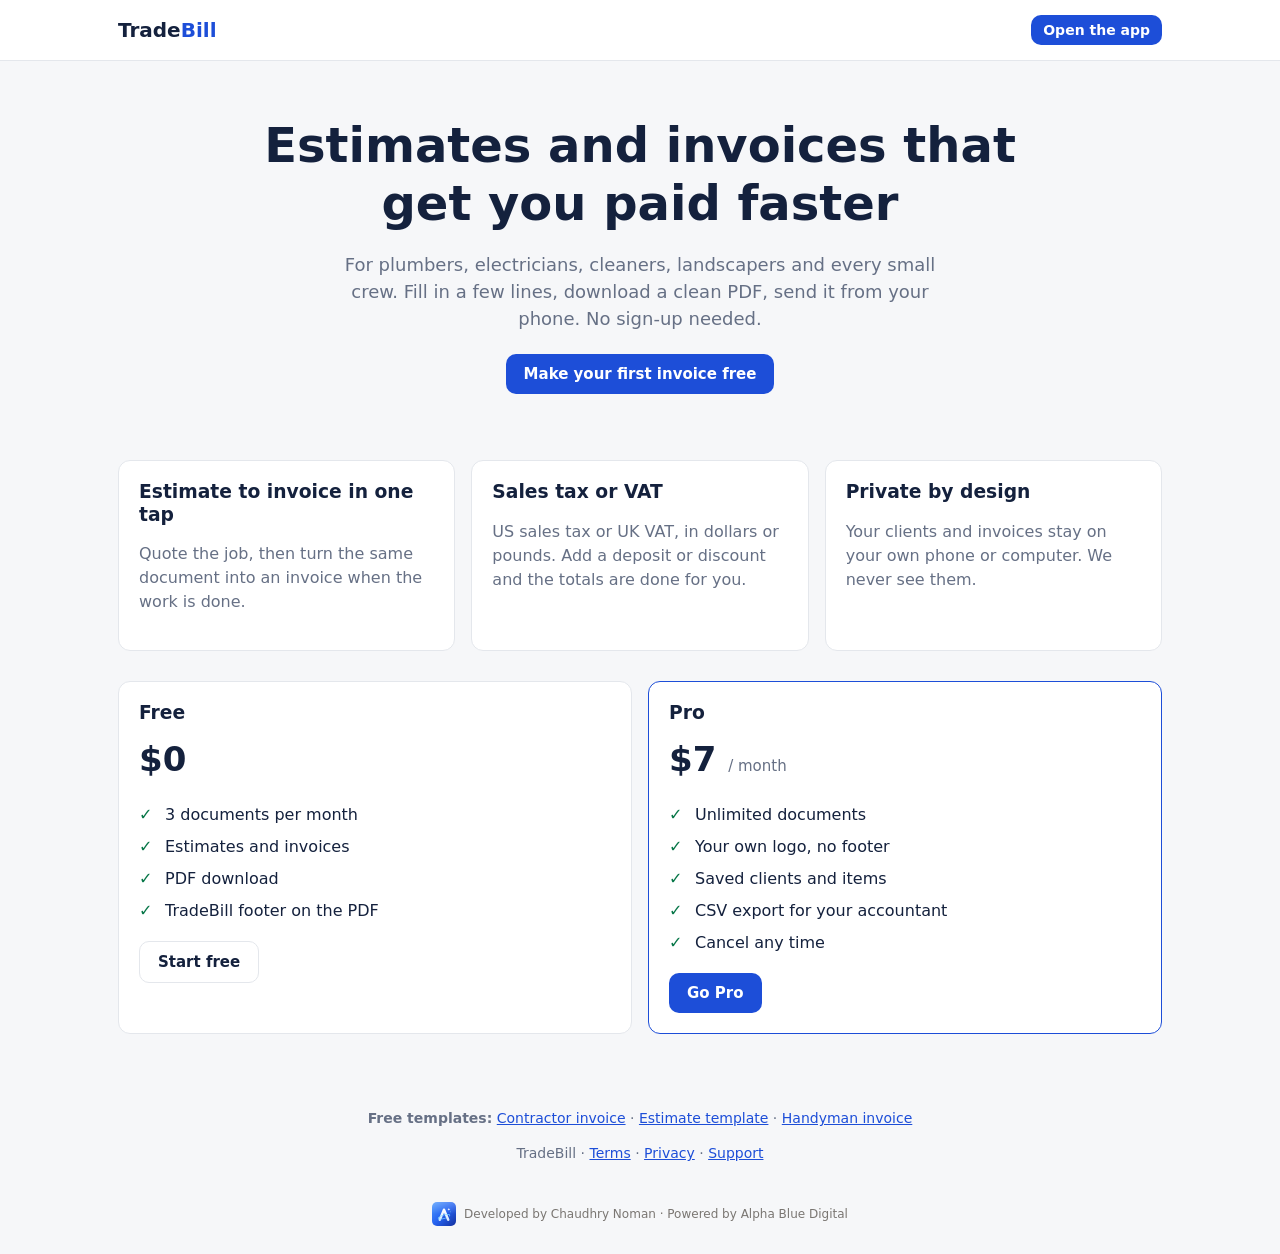
<file: index.html>
<!doctype html><html lang="en"><head><meta charset="utf-8"><meta name="viewport" content="width=device-width,initial-scale=1">
<title>TradeBill - Estimates and invoices for contractors, cleaners and tradespeople</title>
<meta name="description" content="Make a professional estimate or invoice in 60 seconds, turn it into a PDF, and get paid. Built for US and UK tradespeople, cleaners and small crews. Free to start.">
<link rel="stylesheet" href="style.css"></head><body>
<header class="top"><div class="wrap"><a class="logo" href="./">Trade<b>Bill</b></a><a class="btn sm" href="app.html">Open the app</a></div></header>
<main class="wrap">
<section class="hero"><h1>Estimates and invoices that get you paid faster</h1>
<p>For plumbers, electricians, cleaners, landscapers and every small crew. Fill in a few lines, download a clean PDF, send it from your phone. No sign-up needed.</p>
<a class="btn" href="app.html">Make your first invoice free</a></section>
<section class="grid3">
<div class="card"><h3>Estimate to invoice in one tap</h3><p class="muted">Quote the job, then turn the same document into an invoice when the work is done.</p></div>
<div class="card"><h3>Sales tax or VAT</h3><p class="muted">US sales tax or UK VAT, in dollars or pounds. Add a deposit or discount and the totals are done for you.</p></div>
<div class="card"><h3>Private by design</h3><p class="muted">Your clients and invoices stay on your own phone or computer. We never see them.</p></div>
</section>
<section class="grid3" id="pricing">
<div class="card"><h3>Free</h3><div class="price">$0</div><ul class="tick"><li>3 documents per month</li><li>Estimates and invoices</li><li>PDF download</li><li>TradeBill footer on the PDF</li></ul><a class="btn alt" href="app.html">Start free</a></div>
<div class="card" style="border-color:#1d4ed8"><h3>Pro</h3><div class="price">$7 <small>/ month</small></div><ul class="tick"><li>Unlimited documents</li><li>Your own logo, no footer</li><li>Saved clients and items</li><li>CSV export for your accountant</li><li>Cancel any time</li></ul><a class="btn" href="app.html?upgrade=1">Go Pro</a></div>
</section>
</main>
<footer><div class="wrap"><p><b>Free templates:</b> <a href="free-invoice-template-for-contractors.html">Contractor invoice</a> &middot; <a href="estimate-template-for-small-business.html">Estimate template</a> &middot; <a href="handyman-invoice-generator.html">Handyman invoice</a></p>TradeBill &middot; <a href="terms.html">Terms</a> &middot; <a href="privacy.html">Privacy</a> &middot; <a id="sup" href="#">Support</a></div></footer>
<script src="config.js"></script><script>document.getElementById('sup').href='mailto:'+TB.SUPPORT_EMAIL</script>
<div class="ab-brand noprint"><a href="https://alphablue.digital" target="_blank" rel="noopener"><img src="[data-uri]" alt="Alpha Blue Digital" width="24" height="24"></a><span>Developed by Chaudhry Noman &middot; Powered by <a href="https://alphablue.digital" target="_blank" rel="noopener">Alpha Blue Digital</a></span></div></body></html>
</file>
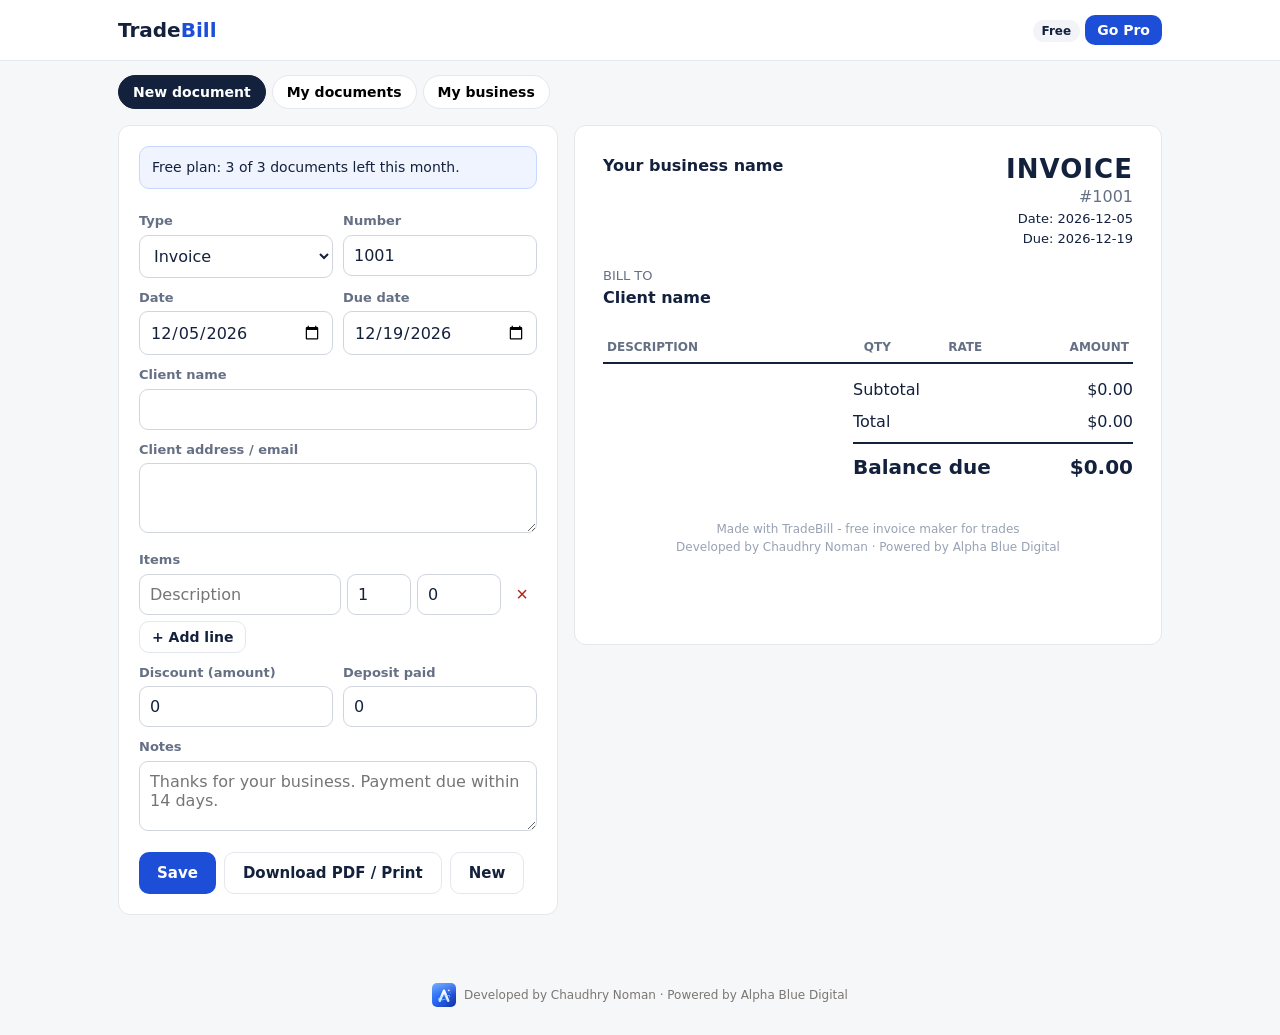
<file: app.html>
<!doctype html><html lang="en"><head><meta charset="utf-8"><meta name="viewport" content="width=device-width,initial-scale=1">
<title>TradeBill - Make an estimate or invoice</title><link rel="stylesheet" href="style.css"></head><body>
<header class="top noprint"><div class="wrap"><a class="logo" href="./">Trade<b>Bill</b></a><div><span id="plan" class="tag">Free</span> <button class="btn sm" id="upg">Go Pro</button></div></div></header>
<main class="wrap">
<div class="tabs noprint"><button data-t="edit" class="on">New document</button><button data-t="hist">My documents</button><button data-t="biz">My business</button></div>
<div id="v-edit" class="app">
 <div class="form card noprint">
  <div id="quota" class="banner"></div>
  <div class="row2"><div><label>Type</label><select id="type"><option value="Invoice">Invoice</option><option value="Estimate">Estimate</option></select></div><div><label>Number</label><input id="num"></div></div>
  <div class="row2"><div><label>Date</label><input id="date" type="date"></div><div><label>Due date</label><input id="due" type="date"></div></div>
  <label>Client name</label><input id="cname" list="clients" autocomplete="off"><datalist id="clients"></datalist>
  <label>Client address / email</label><textarea id="caddr"></textarea>
  <label>Items</label><div id="items"></div><button class="btn alt sm" id="addi">+ Add line</button>
  <div class="row2"><div><label>Discount (amount)</label><input id="disc" type="number" min="0" step="0.01" value="0"></div><div><label>Deposit paid</label><input id="dep" type="number" min="0" step="0.01" value="0"></div></div>
  <label>Notes</label><textarea id="notes" placeholder="Thanks for your business. Payment due within 14 days."></textarea>
  <div class="bar"><button class="btn" id="save">Save</button><button class="btn alt" id="pdf">Download PDF / Print</button><button class="btn alt" id="new">New</button></div>
 </div>
 <div><div id="doc"></div></div>
</div>
<div id="v-hist" style="display:none" class="card"><div class="bar" style="margin:0 0 10px"><button class="btn alt sm" id="csv">Export CSV (Pro)</button></div><table class="list" id="hist"></table></div>
<div id="v-biz" style="display:none" class="card"><div class="row2"><div><label>Business name</label><input id="bname"></div><div><label>Phone</label><input id="bphone"></div></div>
<label>Address and email</label><textarea id="baddr"></textarea>
<div class="row2"><div><label>Currency</label><select id="cur"><option value="USD">US dollar ($)</option><option value="GBP">British pound (£)</option></select></div><div><label>Tax name</label><select id="taxn"><option>Sales tax</option><option>VAT</option><option>Tax</option></select></div></div>
<div class="row2"><div><label>Tax rate %</label><input id="taxr" type="number" min="0" step="0.01" value="0"></div><div><label>Starting number</label><input id="start" type="number" min="1" value="1001"></div></div>
<label>How to pay you (bank details, Zelle, PayPal, etc.)</label><textarea id="pay"></textarea>
<label>Logo (Pro)</label><input type="file" id="logo" accept="image/*"><div class="bar"><button class="btn" id="bsave">Save business details</button></div></div>
</main>
<div class="modal" id="m"><div class="card"><h3>Go Pro - <span id="mp"></span></h3><ul class="tick"><li>Unlimited documents</li><li>Your logo, no footer</li><li>Saved clients, CSV export</li></ul>
<a class="btn" id="buy" target="_blank" rel="noopener">Subscribe</a><p class="small muted" id="soon" style="display:none">Checkout is not open yet. Check back soon.</p>
<label>Already have a license key?</label><input id="key" placeholder="XXXXXXXX-XXXX-XXXX-XXXX-XXXXXXXXXXXX"><div class="bar"><button class="btn" id="act">Activate</button><button class="btn alt" id="mc">Close</button></div><p id="kmsg" class="small"></p></div></div>
<div class="ab-brand noprint"><a href="https://alphablue.digital" target="_blank" rel="noopener"><img src="[data-uri]" alt="Alpha Blue Digital" width="24" height="24"></a><span>Developed by Chaudhry Noman &middot; Powered by <a href="https://alphablue.digital" target="_blank" rel="noopener">Alpha Blue Digital</a></span></div><script src="config.js"></script><script src="app.js"></script></body></html>
</file>
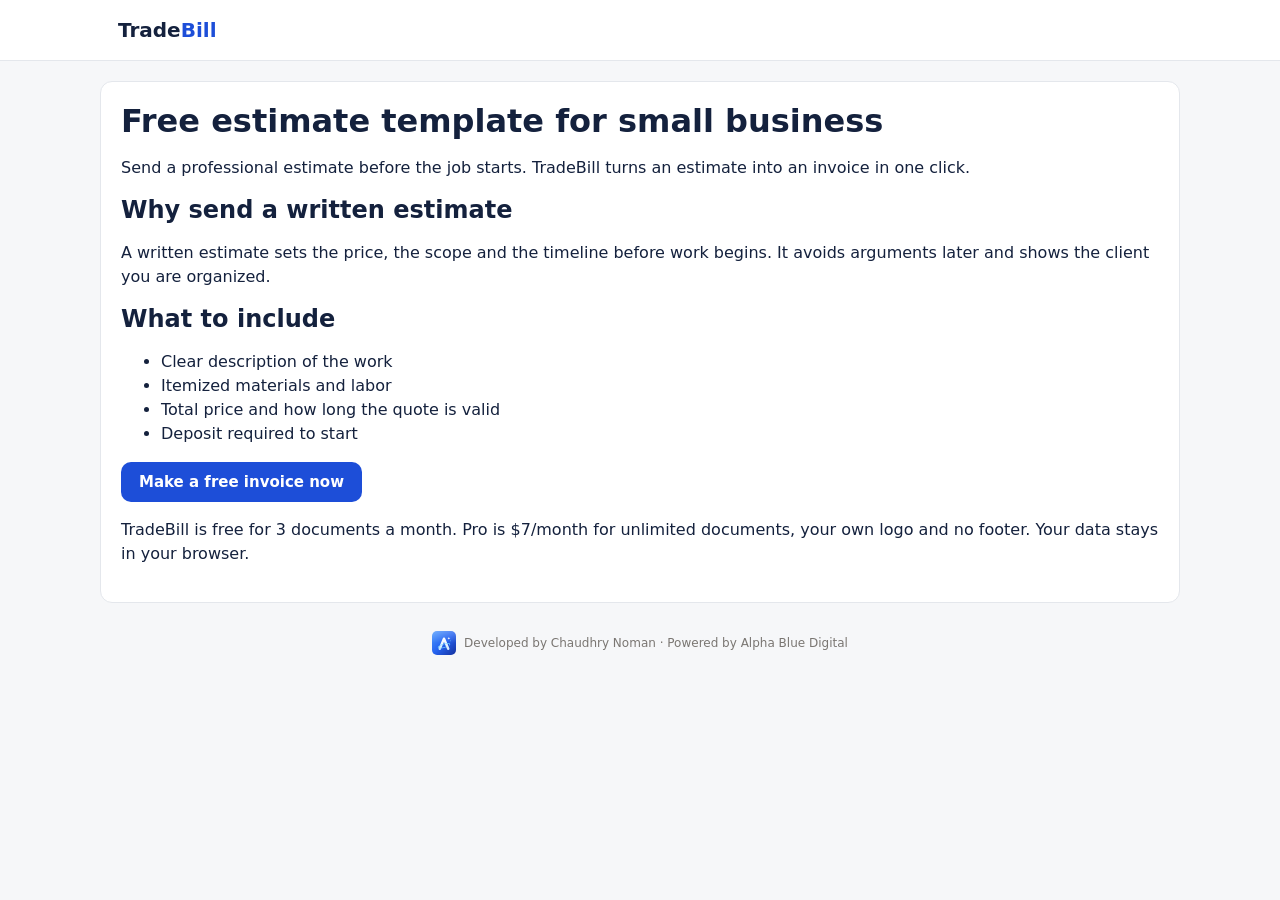
<file: estimate-template-for-small-business.html>
<!doctype html><html lang="en"><head><meta charset="utf-8"><meta name="viewport" content="width=device-width,initial-scale=1"><title>Free estimate template for small business - TradeBill</title><meta name="description" content="Send a professional estimate before the job starts. TradeBill turns an estimate into an invoice in one click."><link rel="canonical" href="https://choudharynoman00001.github.io/tradebill/estimate-template-for-small-business.html"><link rel="stylesheet" href="style.css"></head><body>
<header class="top"><div class="wrap"><a class="logo" href="./">Trade<b>Bill</b></a></div></header>
<main class="wrap card" style="margin:20px auto"><h1>Free estimate template for small business</h1>
<p>Send a professional estimate before the job starts. TradeBill turns an estimate into an invoice in one click.</p>
<h2>Why send a written estimate</h2><p>A written estimate sets the price, the scope and the timeline before work begins. It avoids arguments later and shows the client you are organized.</p><h2>What to include</h2><ul><li>Clear description of the work</li><li>Itemized materials and labor</li><li>Total price and how long the quote is valid</li><li>Deposit required to start</li></ul>
<p><a class="btn" href="app.html">Make a free invoice now</a></p>
<p>TradeBill is free for 3 documents a month. Pro is $7/month for unlimited documents, your own logo and no footer. Your data stays in your browser.</p>
</main><div class="ab-brand noprint"><a href="https://alphablue.digital" target="_blank" rel="noopener"><img src="[data-uri]" alt="Alpha Blue Digital" width="24" height="24"></a><span>Developed by Chaudhry Noman &middot; Powered by <a href="https://alphablue.digital" target="_blank" rel="noopener">Alpha Blue Digital</a></span></div></body></html>
</file>
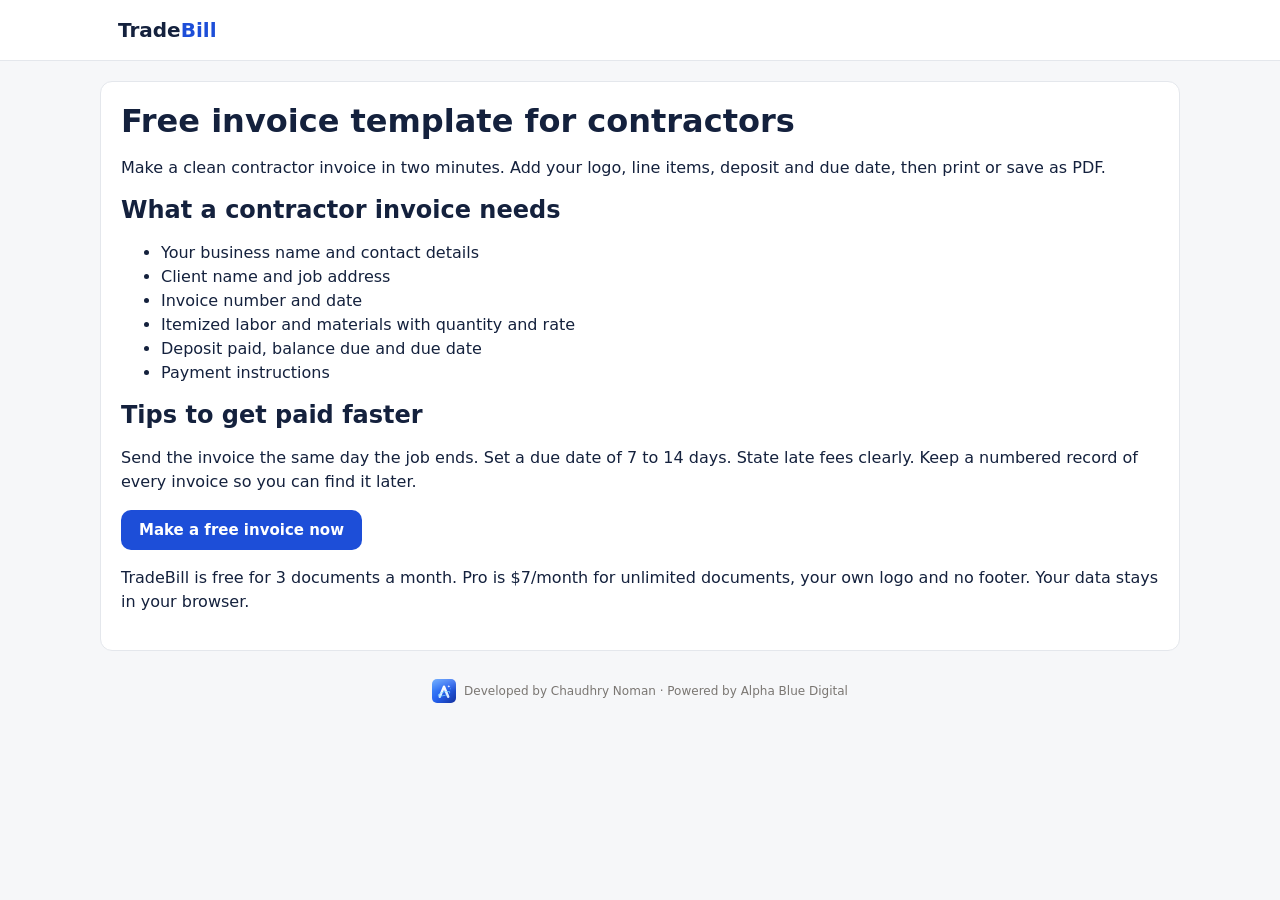
<file: free-invoice-template-for-contractors.html>
<!doctype html><html lang="en"><head><meta charset="utf-8"><meta name="viewport" content="width=device-width,initial-scale=1"><title>Free invoice template for contractors - TradeBill</title><meta name="description" content="Make a clean contractor invoice in two minutes. Add your logo, line items, deposit and due date, then print or save as PDF."><link rel="canonical" href="https://choudharynoman00001.github.io/tradebill/free-invoice-template-for-contractors.html"><link rel="stylesheet" href="style.css"></head><body>
<header class="top"><div class="wrap"><a class="logo" href="./">Trade<b>Bill</b></a></div></header>
<main class="wrap card" style="margin:20px auto"><h1>Free invoice template for contractors</h1>
<p>Make a clean contractor invoice in two minutes. Add your logo, line items, deposit and due date, then print or save as PDF.</p>
<h2>What a contractor invoice needs</h2><ul><li>Your business name and contact details</li><li>Client name and job address</li><li>Invoice number and date</li><li>Itemized labor and materials with quantity and rate</li><li>Deposit paid, balance due and due date</li><li>Payment instructions</li></ul><h2>Tips to get paid faster</h2><p>Send the invoice the same day the job ends. Set a due date of 7 to 14 days. State late fees clearly. Keep a numbered record of every invoice so you can find it later.</p>
<p><a class="btn" href="app.html">Make a free invoice now</a></p>
<p>TradeBill is free for 3 documents a month. Pro is $7/month for unlimited documents, your own logo and no footer. Your data stays in your browser.</p>
</main><div class="ab-brand noprint"><a href="https://alphablue.digital" target="_blank" rel="noopener"><img src="[data-uri]" alt="Alpha Blue Digital" width="24" height="24"></a><span>Developed by Chaudhry Noman &middot; Powered by <a href="https://alphablue.digital" target="_blank" rel="noopener">Alpha Blue Digital</a></span></div></body></html>
</file>
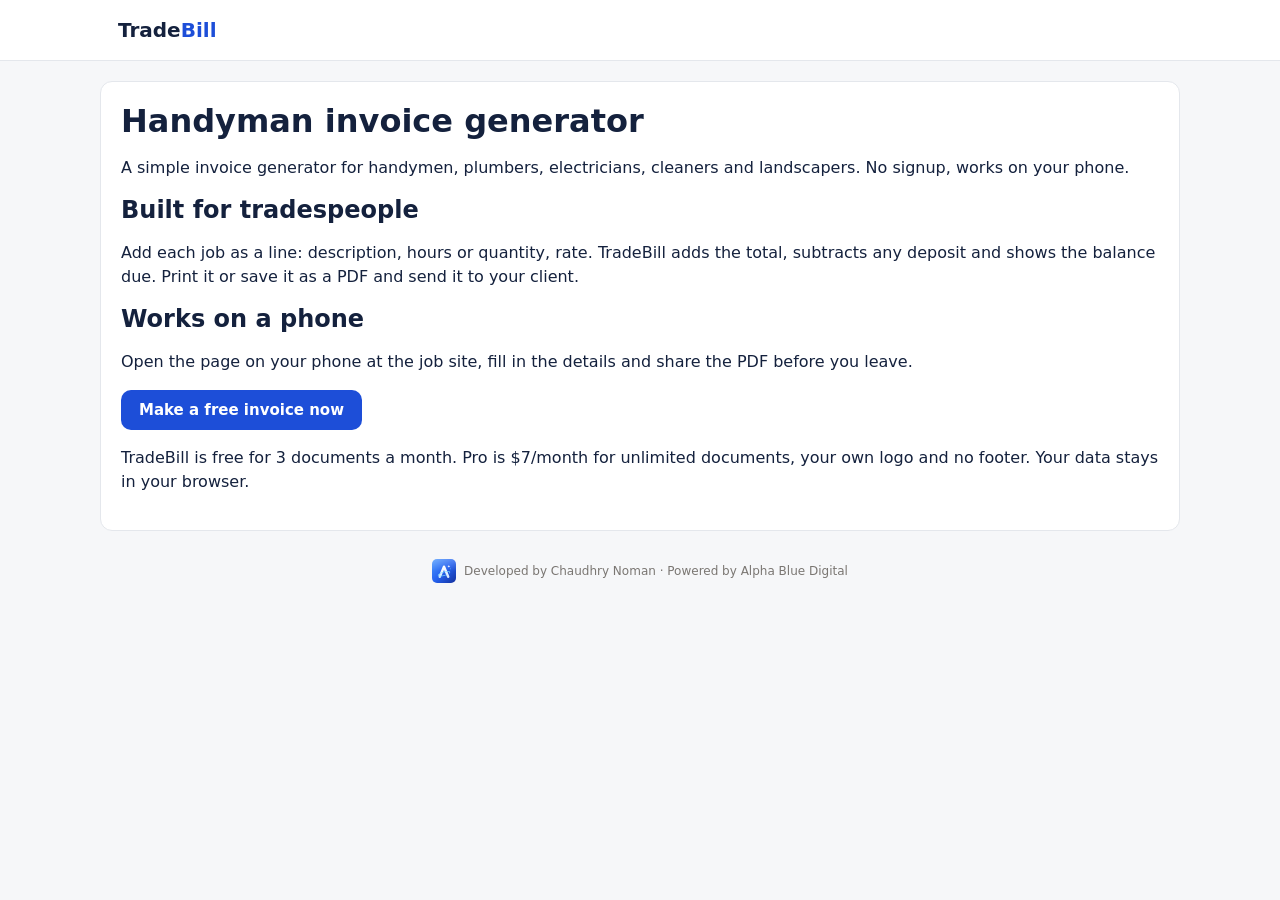
<file: handyman-invoice-generator.html>
<!doctype html><html lang="en"><head><meta charset="utf-8"><meta name="viewport" content="width=device-width,initial-scale=1"><title>Handyman invoice generator - TradeBill</title><meta name="description" content="A simple invoice generator for handymen, plumbers, electricians, cleaners and landscapers. No signup, works on your phone."><link rel="canonical" href="https://choudharynoman00001.github.io/tradebill/handyman-invoice-generator.html"><link rel="stylesheet" href="style.css"></head><body>
<header class="top"><div class="wrap"><a class="logo" href="./">Trade<b>Bill</b></a></div></header>
<main class="wrap card" style="margin:20px auto"><h1>Handyman invoice generator</h1>
<p>A simple invoice generator for handymen, plumbers, electricians, cleaners and landscapers. No signup, works on your phone.</p>
<h2>Built for tradespeople</h2><p>Add each job as a line: description, hours or quantity, rate. TradeBill adds the total, subtracts any deposit and shows the balance due. Print it or save it as a PDF and send it to your client.</p><h2>Works on a phone</h2><p>Open the page on your phone at the job site, fill in the details and share the PDF before you leave.</p>
<p><a class="btn" href="app.html">Make a free invoice now</a></p>
<p>TradeBill is free for 3 documents a month. Pro is $7/month for unlimited documents, your own logo and no footer. Your data stays in your browser.</p>
</main><div class="ab-brand noprint"><a href="https://alphablue.digital" target="_blank" rel="noopener"><img src="[data-uri]" alt="Alpha Blue Digital" width="24" height="24"></a><span>Developed by Chaudhry Noman &middot; Powered by <a href="https://alphablue.digital" target="_blank" rel="noopener">Alpha Blue Digital</a></span></div></body></html>
</file>
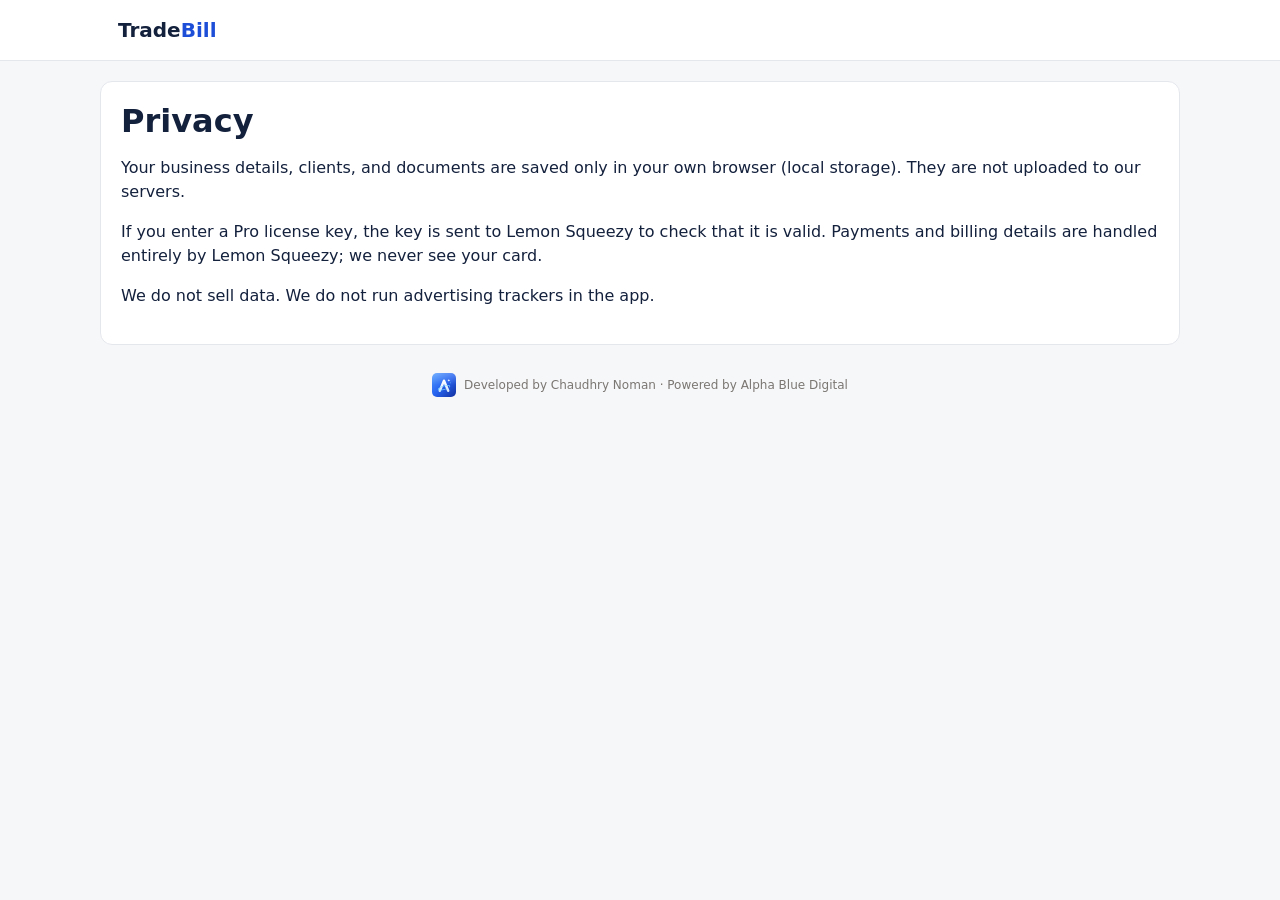
<file: privacy.html>
<!doctype html><html lang="en"><head><meta charset="utf-8"><meta name="viewport" content="width=device-width,initial-scale=1"><title>Privacy - TradeBill</title><link rel="stylesheet" href="style.css"></head><body>
<header class="top"><div class="wrap"><a class="logo" href="./">Trade<b>Bill</b></a></div></header>
<main class="wrap card" style="margin:20px auto"><h1>Privacy</h1>
<p>Your business details, clients, and documents are saved only in your own browser (local storage). They are not uploaded to our servers.</p>
<p>If you enter a Pro license key, the key is sent to Lemon Squeezy to check that it is valid. Payments and billing details are handled entirely by Lemon Squeezy; we never see your card.</p>
<p>We do not sell data. We do not run advertising trackers in the app.</p></main><div class="ab-brand noprint"><a href="https://alphablue.digital" target="_blank" rel="noopener"><img src="[data-uri]" alt="Alpha Blue Digital" width="24" height="24"></a><span>Developed by Chaudhry Noman &middot; Powered by <a href="https://alphablue.digital" target="_blank" rel="noopener">Alpha Blue Digital</a></span></div></body></html>
</file>
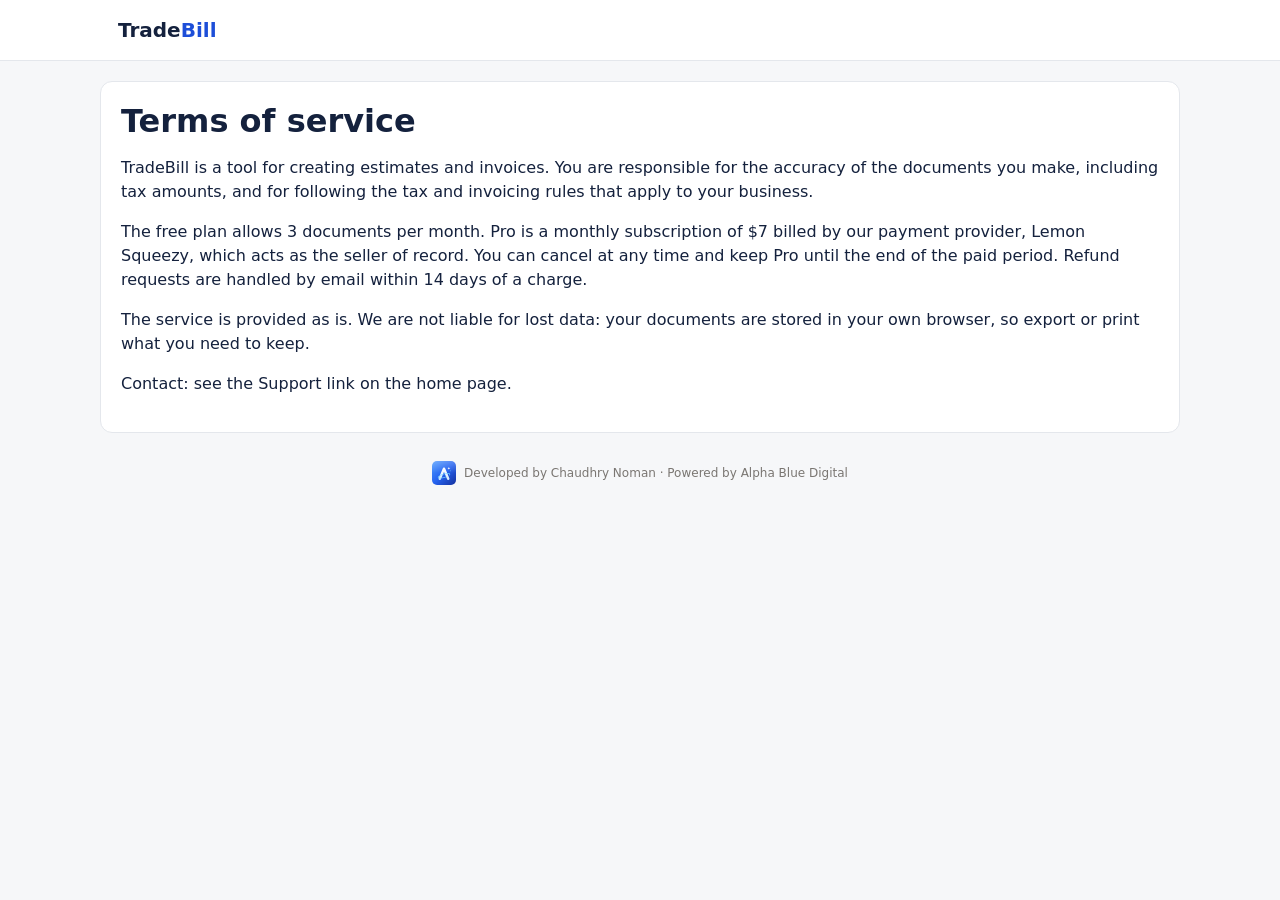
<file: terms.html>
<!doctype html><html lang="en"><head><meta charset="utf-8"><meta name="viewport" content="width=device-width,initial-scale=1"><title>Terms - TradeBill</title><link rel="stylesheet" href="style.css"></head><body>
<header class="top"><div class="wrap"><a class="logo" href="./">Trade<b>Bill</b></a></div></header>
<main class="wrap card" style="margin:20px auto"><h1>Terms of service</h1>
<p>TradeBill is a tool for creating estimates and invoices. You are responsible for the accuracy of the documents you make, including tax amounts, and for following the tax and invoicing rules that apply to your business.</p>
<p>The free plan allows 3 documents per month. Pro is a monthly subscription of $7 billed by our payment provider, Lemon Squeezy, which acts as the seller of record. You can cancel at any time and keep Pro until the end of the paid period. Refund requests are handled by email within 14 days of a charge.</p>
<p>The service is provided as is. We are not liable for lost data: your documents are stored in your own browser, so export or print what you need to keep.</p>
<p>Contact: see the Support link on the home page.</p></main><div class="ab-brand noprint"><a href="https://alphablue.digital" target="_blank" rel="noopener"><img src="[data-uri]" alt="Alpha Blue Digital" width="24" height="24"></a><span>Developed by Chaudhry Noman &middot; Powered by <a href="https://alphablue.digital" target="_blank" rel="noopener">Alpha Blue Digital</a></span></div></body></html>
</file>
<file: style.css>
:root{--bg:#f6f7f9;--card:#fff;--ink:#14213d;--mut:#667085;--line:#e4e7ec;--pri:#1d4ed8;--pri2:#1e40af;--ok:#067647;--warn:#b54708;--r:12px}
*{box-sizing:border-box}html{-webkit-text-size-adjust:100%}
body{margin:0;font:16px/1.5 system-ui,-apple-system,Segoe UI,Roboto,sans-serif;color:var(--ink);background:var(--bg)}
a{color:var(--pri)}h1,h2,h3{line-height:1.2;margin:0 0 .5em}
.wrap{max-width:1080px;margin:0 auto;padding:0 18px}
header.top{background:#fff;border-bottom:1px solid var(--line)}
header.top .wrap{display:flex;align-items:center;justify-content:space-between;height:60px}
.logo{font-weight:800;font-size:20px;color:var(--ink);text-decoration:none}.logo b{color:var(--pri)}
.btn{display:inline-block;border:0;border-radius:10px;padding:11px 18px;font:600 15px system-ui;cursor:pointer;background:var(--pri);color:#fff;text-decoration:none}
.btn:hover{background:var(--pri2)}.btn.alt{background:#fff;color:var(--ink);border:1px solid var(--line)}.btn.sm{padding:7px 12px;font-size:14px}.btn.danger{background:#fff;color:#b42318;border:1px solid #fecdca}
.hero{padding:56px 0 36px;text-align:center}.hero h1{font-size:clamp(30px,6vw,48px);max-width:760px;margin:0 auto .4em}
.hero p{color:var(--mut);font-size:18px;max-width:620px;margin:0 auto 22px}
.grid3{display:grid;grid-template-columns:repeat(auto-fit,minmax(240px,1fr));gap:16px;margin:30px 0}
.card{background:var(--card);border:1px solid var(--line);border-radius:var(--r);padding:20px}
.price{font-size:34px;font-weight:800}.price small{font-size:15px;color:var(--mut);font-weight:500}
ul.tick{list-style:none;padding:0;margin:14px 0}ul.tick li{padding:4px 0 4px 26px;position:relative}ul.tick li:before{content:"✓";position:absolute;left:0;color:var(--ok);font-weight:700}
footer{padding:30px 0;color:var(--mut);font-size:14px;text-align:center}
/* app */
.app{display:grid;grid-template-columns:minmax(0,1fr);gap:16px;padding:16px 0 60px}
@media(min-width:960px){.app{grid-template-columns:minmax(0,440px) minmax(0,1fr)}}
.tabs{display:flex;gap:6px;flex-wrap:wrap;margin:14px 0 0}.tabs button{border:1px solid var(--line);background:#fff;border-radius:999px;padding:8px 14px;font:600 14px system-ui;cursor:pointer}.tabs button.on{background:var(--ink);color:#fff;border-color:var(--ink)}
label{display:block;font-size:13px;color:var(--mut);margin:10px 0 4px;font-weight:600}
input,select,textarea{width:100%;border:1px solid #d0d5dd;border-radius:9px;padding:10px;font:16px system-ui;background:#fff;color:var(--ink)}
textarea{min-height:70px;resize:vertical}
.row2{display:grid;grid-template-columns:1fr 1fr;gap:10px}
.item{display:grid;grid-template-columns:1fr 64px 84px 30px;gap:6px;align-items:center;margin-bottom:6px}
.item .x{border:0;background:none;font-size:20px;color:#b42318;cursor:pointer}
.bar{display:flex;gap:8px;flex-wrap:wrap;margin-top:14px}
.banner{background:#eff4ff;border:1px solid #c7d7fe;border-radius:10px;padding:10px 12px;font-size:14px;margin-bottom:12px}
.banner.warn{background:#fffaeb;border-color:#fedf89}
table.list{width:100%;border-collapse:collapse;font-size:14px}table.list td,table.list th{padding:9px 6px;border-bottom:1px solid var(--line);text-align:left}
.tag{display:inline-block;border-radius:999px;padding:2px 9px;font-size:12px;font-weight:700;background:#f2f4f7}.tag.paid{background:#dcfae6;color:var(--ok)}.tag.due{background:#fef0c7;color:var(--warn)}
/* document preview */
#doc{background:#fff;border:1px solid var(--line);border-radius:var(--r);padding:28px;position:relative;min-height:520px}
#doc h2{font-size:26px;letter-spacing:.04em;text-transform:uppercase;margin:0}
.dhead{display:flex;justify-content:space-between;gap:16px;flex-wrap:wrap}
.dhead img{max-height:56px;max-width:160px;display:block;margin-bottom:6px}
.muted{color:var(--mut)}.small{font-size:13px}.right{text-align:right}
#doc table{width:100%;border-collapse:collapse;margin:22px 0 10px}#doc th{font-size:12px;text-transform:uppercase;color:var(--mut);text-align:left;border-bottom:2px solid var(--ink);padding:6px 4px}#doc td{padding:8px 4px;border-bottom:1px solid var(--line);vertical-align:top}
#doc td.n,#doc th.n{text-align:right;white-space:nowrap}
.tot{margin-left:auto;width:min(280px,100%)}.tot div{display:flex;justify-content:space-between;padding:4px 0}.tot .g{font-size:20px;font-weight:800;border-top:2px solid var(--ink);margin-top:4px;padding-top:8px}
.wm{margin-top:34px;text-align:center;font-size:12px;color:#98a2b3}
.modal{position:fixed;inset:0;background:rgba(16,24,40,.55);display:none;align-items:center;justify-content:center;padding:16px;z-index:9}.modal.on{display:flex}.modal .card{max-width:440px;width:100%}
@media print{body{background:#fff}header.top,.noprint,.app>.form{display:none!important}.app{display:block;padding:0}#doc{border:0;padding:0}}
.row2>div{min-width:0}input[type=date]{min-width:0;-webkit-appearance:none;appearance:none;height:44px}

.ab-brand{display:flex;align-items:center;justify-content:center;flex-wrap:wrap;gap:8px;padding:8px 16px 28px;font-size:12px;color:#7a7672;text-align:center}
.ab-brand img{display:block;width:24px;height:24px;border-radius:5px}
.ab-brand a{color:inherit;text-decoration:none}.ab-brand span a:hover{text-decoration:underline}
</file>
